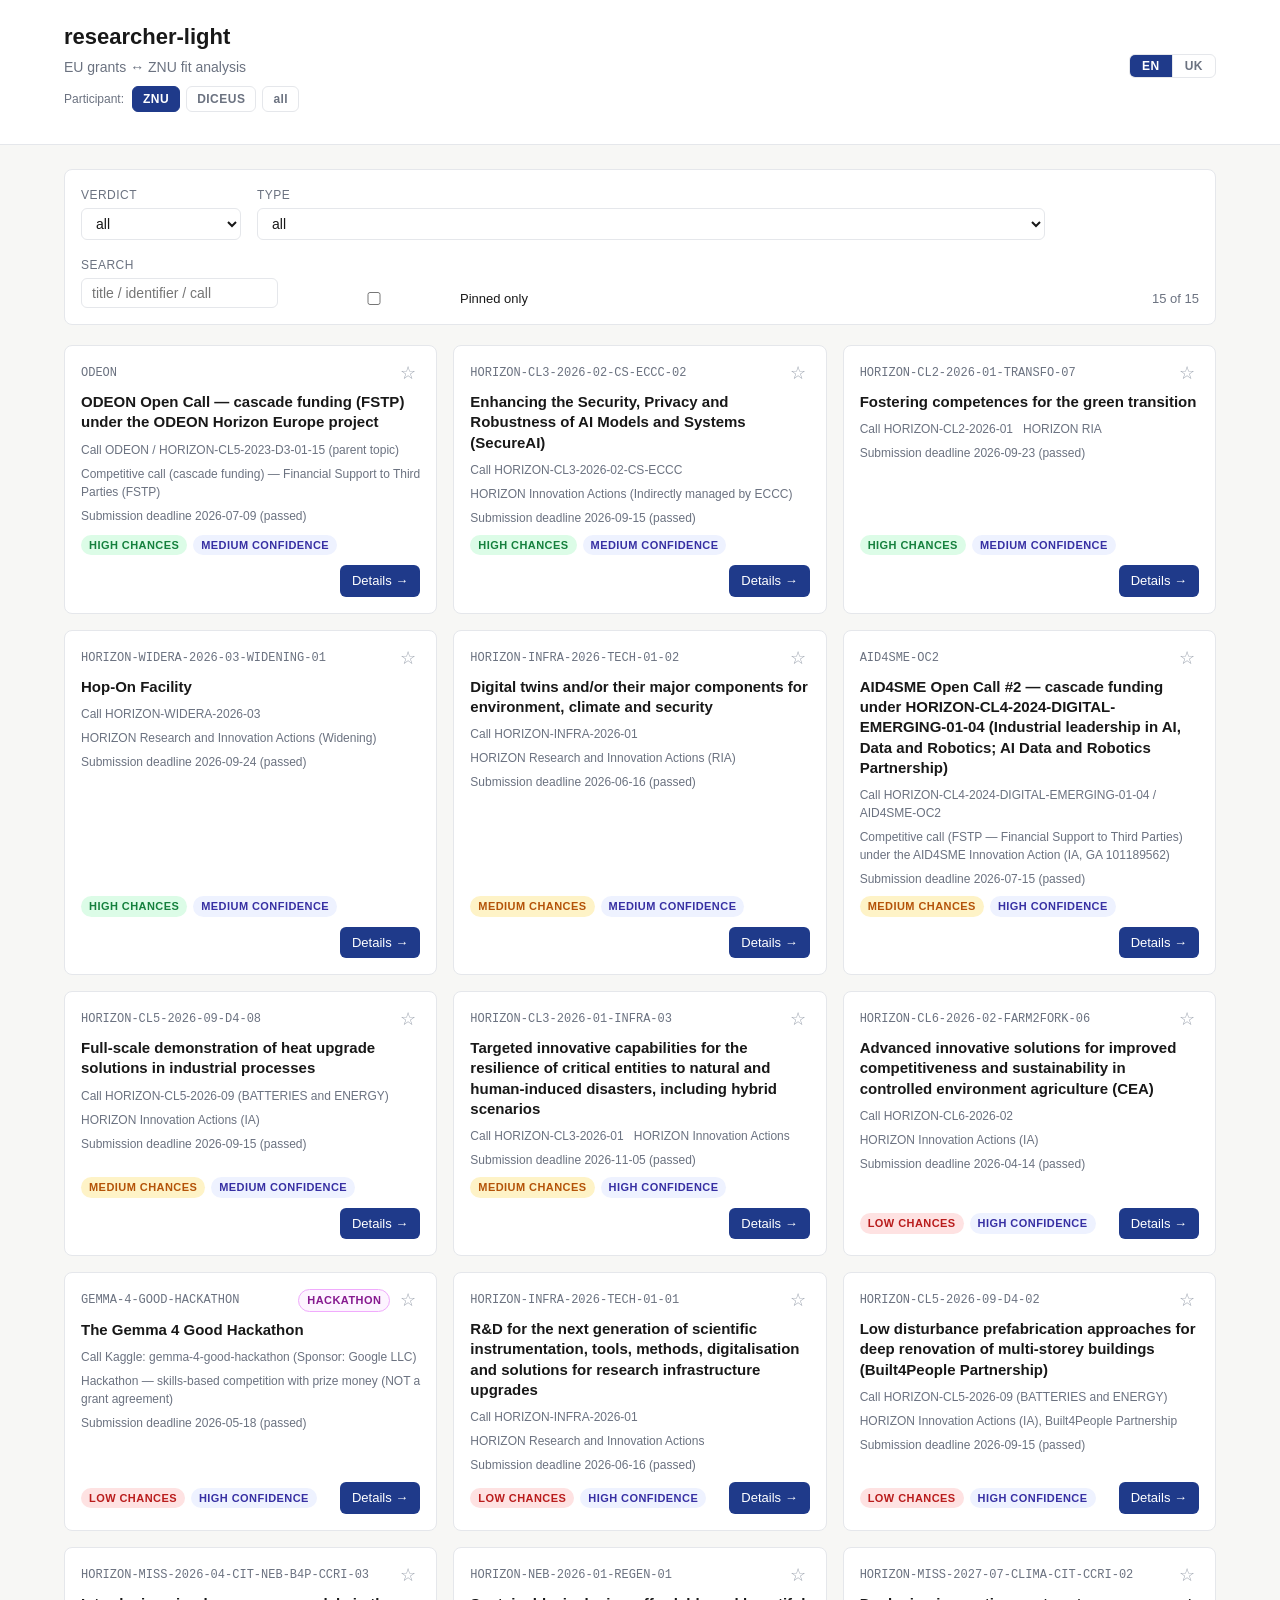
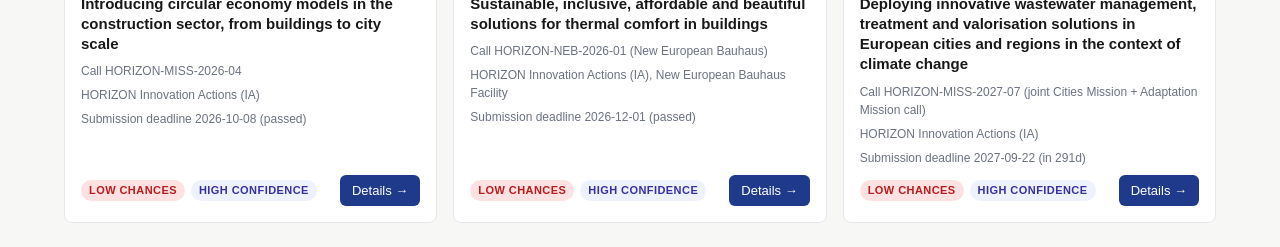
<file: frontend/index.html>
<!doctype html>
<html lang="en">
  <head>
    <meta charset="utf-8" />
    <meta name="viewport" content="width=device-width, initial-scale=1" />
    <title>researcher-light · Grants</title>
    <link rel="stylesheet" href="css/style.css" />
  </head>
  <body>
    <header class="topbar">
      <div class="topbar-inner">
        <div class="topbar-row">
          <div>
            <h1>researcher-light</h1>
            <p class="subtitle" id="subtitle">EU grants ↔ ZNU fit analysis</p>
            <nav class="participant-switch" id="participant-switch" aria-label="Participant"></nav>
          </div>
          <div class="lang-switcher" role="group" aria-label="Language">
            <button type="button" data-lang="en" class="lang-btn active">EN</button>
            <button type="button" data-lang="uk" class="lang-btn">UK</button>
          </div>
        </div>
      </div>
    </header>

    <main class="container">
      <section class="filters" aria-label="Filters">
        <label>
          <span data-i18n="verdictLabel">Verdict</span>
          <select id="filter-verdict">
            <option value="" data-i18n-opt="all">all</option>
            <option value="yes" data-i18n-opt="yes">High chances</option>
            <option value="maybe" data-i18n-opt="maybe">Medium chances</option>
            <option value="no" data-i18n-opt="no">Low chances</option>
          </select>
        </label>
        <label>
          <span data-i18n="typeLabel">Type</span>
          <select id="filter-type">
            <option value="" data-i18n-opt="all">all</option>
          </select>
        </label>
        <label>
          <span data-i18n="searchLabel">Search</span>
          <input id="filter-text" type="search" data-i18n-placeholder="searchPlaceholder" placeholder="title / identifier / call" />
        </label>
        <label class="filter-pinned-label">
          <input id="filter-pinned" type="checkbox" />
          <span data-i18n="pinnedFilterLabel">Pinned only</span>
        </label>
        <div class="counter" id="counter"></div>
      </section>

      <section id="grants" class="grants" aria-live="polite">
        <p class="empty" data-i18n="loading">Loading…</p>
      </section>
    </main>

    <script src="js/app.js?v=2"></script>
  </body>
</html>
</file>
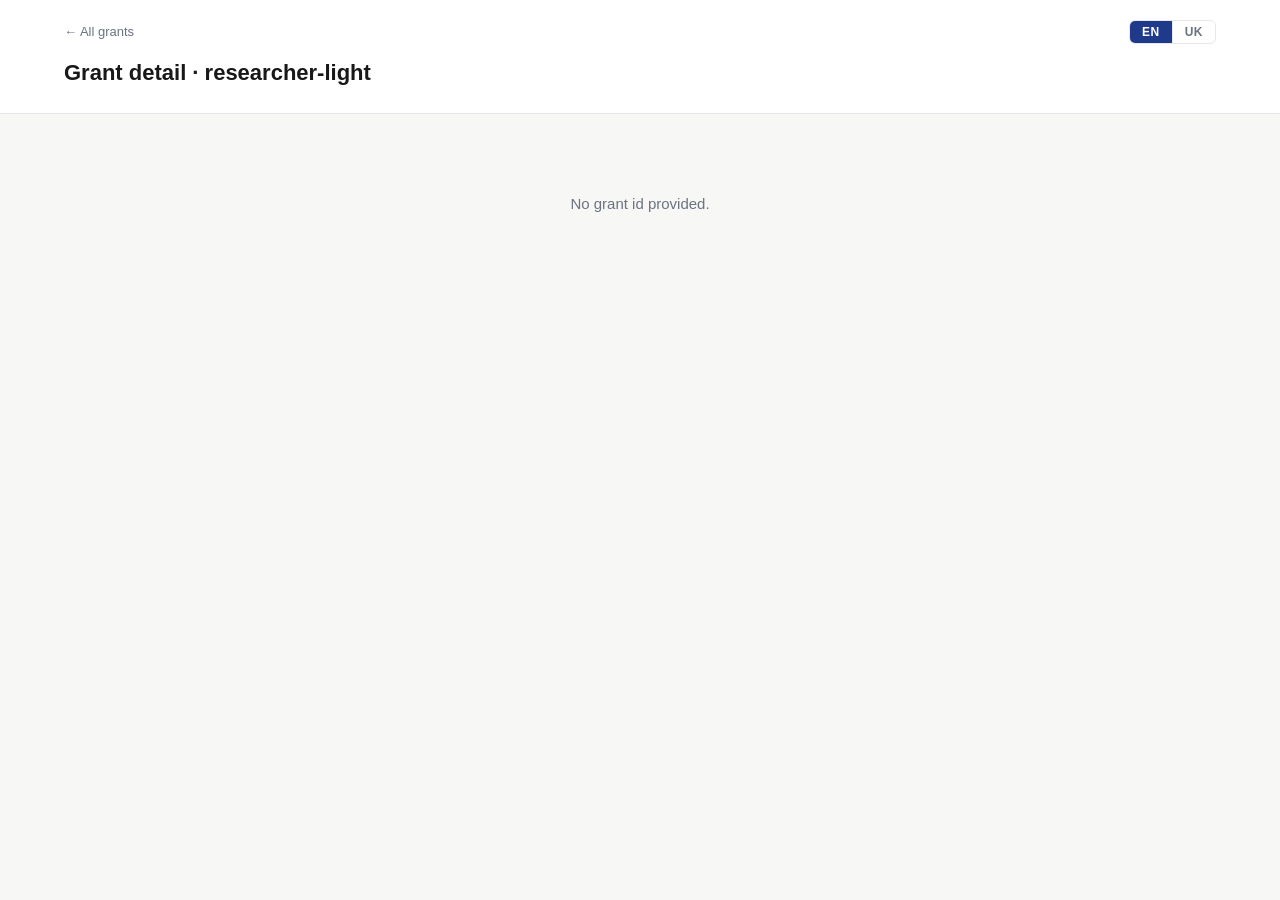
<file: frontend/grant.html>
<!doctype html>
<html lang="en">
  <head>
    <meta charset="utf-8" />
    <meta name="viewport" content="width=device-width, initial-scale=1" />
    <title>Grant detail · researcher-light</title>
    <link rel="stylesheet" href="css/style.css" />
  </head>
  <body>
    <header class="topbar">
      <div class="topbar-inner">
        <div class="topbar-row">
          <a class="back" href="index.html" data-i18n="back">← All grants</a>
          <div class="lang-switcher" role="group" aria-label="Language">
            <button type="button" data-lang="en" class="lang-btn active">EN</button>
            <button type="button" data-lang="uk" class="lang-btn">UK</button>
          </div>
        </div>
        <h1 id="title">Loading…</h1>
        <p class="subtitle" id="subtitle"></p>
      </div>
    </header>

    <main class="container detail" id="detail">
      <p class="empty" data-i18n="loading">Loading…</p>
    </main>

    <script src="js/grant.js?v=2"></script>
  </body>
</html>
</file>
<file: frontend/css/style.css>
:root {
  --bg: #f7f7f5;
  --panel: #ffffff;
  --text: #181818;
  --muted: #6b7280;
  --border: #e5e7eb;
  --accent: #1f3a8a;
  --good: #15803d;
  --good-bg: #dcfce7;
  --warn: #b45309;
  --warn-bg: #fef3c7;
  --bad: #6b7280;
  --bad-bg: #e5e7eb;
  --close-deadline: #b91c1c;
  --radius: 8px;
}

* { box-sizing: border-box; }

html, body {
  margin: 0;
  padding: 0;
  background: var(--bg);
  color: var(--text);
  font-family: -apple-system, BlinkMacSystemFont, "Segoe UI", Roboto, Oxygen, Ubuntu, sans-serif;
  font-size: 15px;
  line-height: 1.5;
}

a { color: var(--accent); }

.topbar {
  background: var(--panel);
  border-bottom: 1px solid var(--border);
}

.topbar-inner {
  max-width: 1200px;
  margin: 0 auto;
  padding: 20px 24px;
}

.topbar h1 {
  margin: 0;
  font-size: 22px;
  font-weight: 600;
}

.subtitle {
  margin: 4px 0 0;
  color: var(--muted);
  font-size: 14px;
}

.back {
  display: inline-block;
  font-size: 13px;
  text-decoration: none;
  color: var(--muted);
}
.back:hover { color: var(--accent); }

.topbar-row {
  display: flex;
  align-items: center;
  justify-content: space-between;
  margin-bottom: 12px;
  gap: 12px;
}

.lang-switcher {
  display: inline-flex;
  border: 1px solid var(--border);
  border-radius: 6px;
  overflow: hidden;
  background: #fff;
}

.lang-btn {
  appearance: none;
  border: 0;
  background: transparent;
  color: var(--muted);
  font-size: 12px;
  font-weight: 600;
  padding: 4px 12px;
  cursor: pointer;
  letter-spacing: 0.04em;
}
.lang-btn + .lang-btn { border-left: 1px solid var(--border); }
.lang-btn:hover { background: #f3f4f6; color: var(--text); }
.lang-btn.active { background: var(--accent); color: #fff; }

.participant-switch {
  display: flex;
  align-items: center;
  flex-wrap: wrap;
  gap: 6px;
  margin-top: 8px;
}
.participant-label {
  font-size: 12px;
  color: var(--muted);
  margin-right: 2px;
}
.participant-btn {
  font-size: 12px;
  font-weight: 600;
  letter-spacing: 0.04em;
  text-decoration: none;
  color: var(--muted);
  border: 1px solid var(--border);
  border-radius: 6px;
  padding: 3px 10px;
  background: #fff;
}
.participant-btn:hover { background: #f3f4f6; color: var(--text); }
.participant-btn.active { background: var(--accent); color: #fff; border-color: var(--accent); }

.container {
  max-width: 1200px;
  margin: 0 auto;
  padding: 24px;
}

/* ---------- Filters ---------- */

.filters {
  display: flex;
  gap: 16px;
  flex-wrap: wrap;
  align-items: end;
  background: var(--panel);
  border: 1px solid var(--border);
  border-radius: var(--radius);
  padding: 16px;
  margin-bottom: 20px;
}

.filters label {
  display: flex;
  flex-direction: column;
  gap: 4px;
  font-size: 12px;
  color: var(--muted);
  text-transform: uppercase;
  letter-spacing: 0.04em;
}

.filters select, .filters input {
  font-size: 14px;
  padding: 6px 10px;
  border-radius: 6px;
  border: 1px solid var(--border);
  background: #fff;
  color: var(--text);
  min-width: 160px;
}

.counter {
  margin-left: auto;
  color: var(--muted);
  font-size: 13px;
}

/* ---------- Grant cards ---------- */

.grants {
  display: grid;
  grid-template-columns: repeat(auto-fill, minmax(360px, 1fr));
  gap: 16px;
}

.card {
  background: var(--panel);
  border: 1px solid var(--border);
  border-radius: var(--radius);
  padding: 16px;
  display: flex;
  flex-direction: column;
  gap: 8px;
  transition: border-color 120ms ease, transform 120ms ease;
}
.card:hover {
  border-color: #c7cad1;
  transform: translateY(-1px);
}

.card-id {
  font-family: ui-monospace, SFMono-Regular, Menlo, monospace;
  font-size: 12px;
  color: var(--muted);
  word-break: break-all;
}

.card-title {
  margin: 0;
  font-size: 15px;
  font-weight: 600;
  line-height: 1.35;
}

.card-meta {
  display: flex;
  flex-wrap: wrap;
  gap: 6px 10px;
  font-size: 12px;
  color: var(--muted);
}

.card-foot {
  margin-top: auto;
  display: flex;
  align-items: center;
  justify-content: space-between;
  gap: 10px;
  flex-wrap: wrap;
}

.card-foot .badges {
  display: flex;
  gap: 6px;
  flex-wrap: wrap;
}

.deadline.close { color: var(--close-deadline); font-weight: 600; }

.badge {
  display: inline-block;
  padding: 2px 8px;
  border-radius: 999px;
  font-size: 11px;
  font-weight: 600;
  text-transform: uppercase;
  letter-spacing: 0.04em;
  white-space: nowrap;
}
.badge-yes   { background: var(--good-bg); color: var(--good); }
.badge-maybe { background: var(--warn-bg); color: var(--warn); }
.badge-no    { background: #fee2e2;        color: #b91c1c;     }
.badge-confidence {
  background: #eef2ff; color: #3730a3;
}
.badge-kind {
  background: #fdf4ff; color: #86198f;
  border: 1px solid #f0abfc;
}

.card-head {
  display: flex;
  justify-content: space-between;
  align-items: center;
  gap: 8px;
}

.card-head-right {
  display: inline-flex;
  align-items: center;
  gap: 6px;
}

.card.is-pinned {
  border-color: #fbbf24;
  box-shadow: 0 0 0 1px #fbbf24 inset;
}

.pin-btn {
  appearance: none;
  background: transparent;
  border: 0;
  padding: 2px 4px;
  font-size: 18px;
  line-height: 1;
  cursor: pointer;
  color: #9ca3af;
  border-radius: 4px;
  transition: color 120ms ease, background 120ms ease;
}
.pin-btn:hover { background: #f3f4f6; color: #d97706; }
.pin-btn.pinned { color: #f59e0b; }
.pin-btn.pinned:hover { color: #b45309; }

.filter-pinned-label {
  flex-direction: row !important;
  align-items: center !important;
  gap: 6px !important;
  text-transform: none !important;
  letter-spacing: 0 !important;
  font-size: 13px !important;
  color: var(--text) !important;
  cursor: pointer;
}
.filter-pinned-label input { margin: 0; }

.btn {
  display: inline-block;
  padding: 6px 12px;
  border-radius: 6px;
  background: var(--accent);
  color: #fff;
  text-decoration: none;
  font-size: 13px;
  font-weight: 500;
  white-space: nowrap;
  flex-shrink: 0;
}
.btn:hover { background: #142966; }

.card-foot .btn {
  margin-left: auto;
}

.empty {
  color: var(--muted);
  text-align: center;
  padding: 40px 0;
}

/* ---------- Detail page ---------- */

.detail h2 {
  margin: 32px 0 12px;
  font-size: 18px;
  font-weight: 600;
  border-bottom: 1px solid var(--border);
  padding-bottom: 6px;
}

.detail h2:first-child { margin-top: 0; }

.detail .verdict-box {
  background: var(--panel);
  border: 1px solid var(--border);
  border-radius: var(--radius);
  padding: 20px;
  margin-bottom: 20px;
}

.detail .verdict-box .badges {
  display: flex;
  gap: 8px;
  margin-bottom: 12px;
  flex-wrap: wrap;
}

.detail .verdict-box .rationale {
  margin: 12px 0 0;
  white-space: pre-wrap;
}

.detail .pair {
  display: grid;
  grid-template-columns: 200px 1fr;
  gap: 8px 16px;
  margin: 8px 0;
  font-size: 14px;
}
.detail .pair dt {
  color: var(--muted);
}
.detail .pair dd {
  margin: 0;
  white-space: pre-wrap;
}

.detail .overlap {
  border: 1px solid var(--border);
  border-radius: 6px;
  padding: 10px 12px;
  margin: 8px 0;
  background: #fff;
}
.detail .overlap .head {
  display: flex;
  justify-content: space-between;
  align-items: center;
  gap: 8px;
  margin-bottom: 6px;
  font-weight: 600;
}
.detail .overlap .head .strength {
  font-size: 11px;
  text-transform: uppercase;
  letter-spacing: 0.04em;
  padding: 2px 8px;
  border-radius: 999px;
}
.strength.high   { background: var(--good-bg); color: var(--good); }
.strength.medium { background: var(--warn-bg); color: var(--warn); }
.strength.low    { background: var(--bad-bg);  color: var(--bad);  }

.detail ul.bullets {
  margin: 6px 0 0;
  padding-left: 22px;
}

.actions {
  display: flex;
  gap: 8px;
  margin-bottom: 20px;
  align-items: center;
}

.btn-pin {
  background: #fff;
  color: var(--text);
  border: 1px solid var(--border);
  display: inline-flex;
  align-items: center;
  gap: 6px;
  cursor: pointer;
}
.btn-pin:hover { background: #f9fafb; border-color: #fbbf24; color: #b45309; }
.btn-pin .pin-glyph { font-size: 16px; color: #9ca3af; line-height: 1; }
.btn-pin.pinned { background: #fef3c7; border-color: #fbbf24; color: #92400e; }
.btn-pin.pinned .pin-glyph { color: #f59e0b; }

.scope-block {
  background: var(--panel);
  border: 1px solid var(--border);
  border-radius: var(--radius);
  padding: 16px;
  white-space: pre-wrap;
  font-size: 14px;
}
</file>
